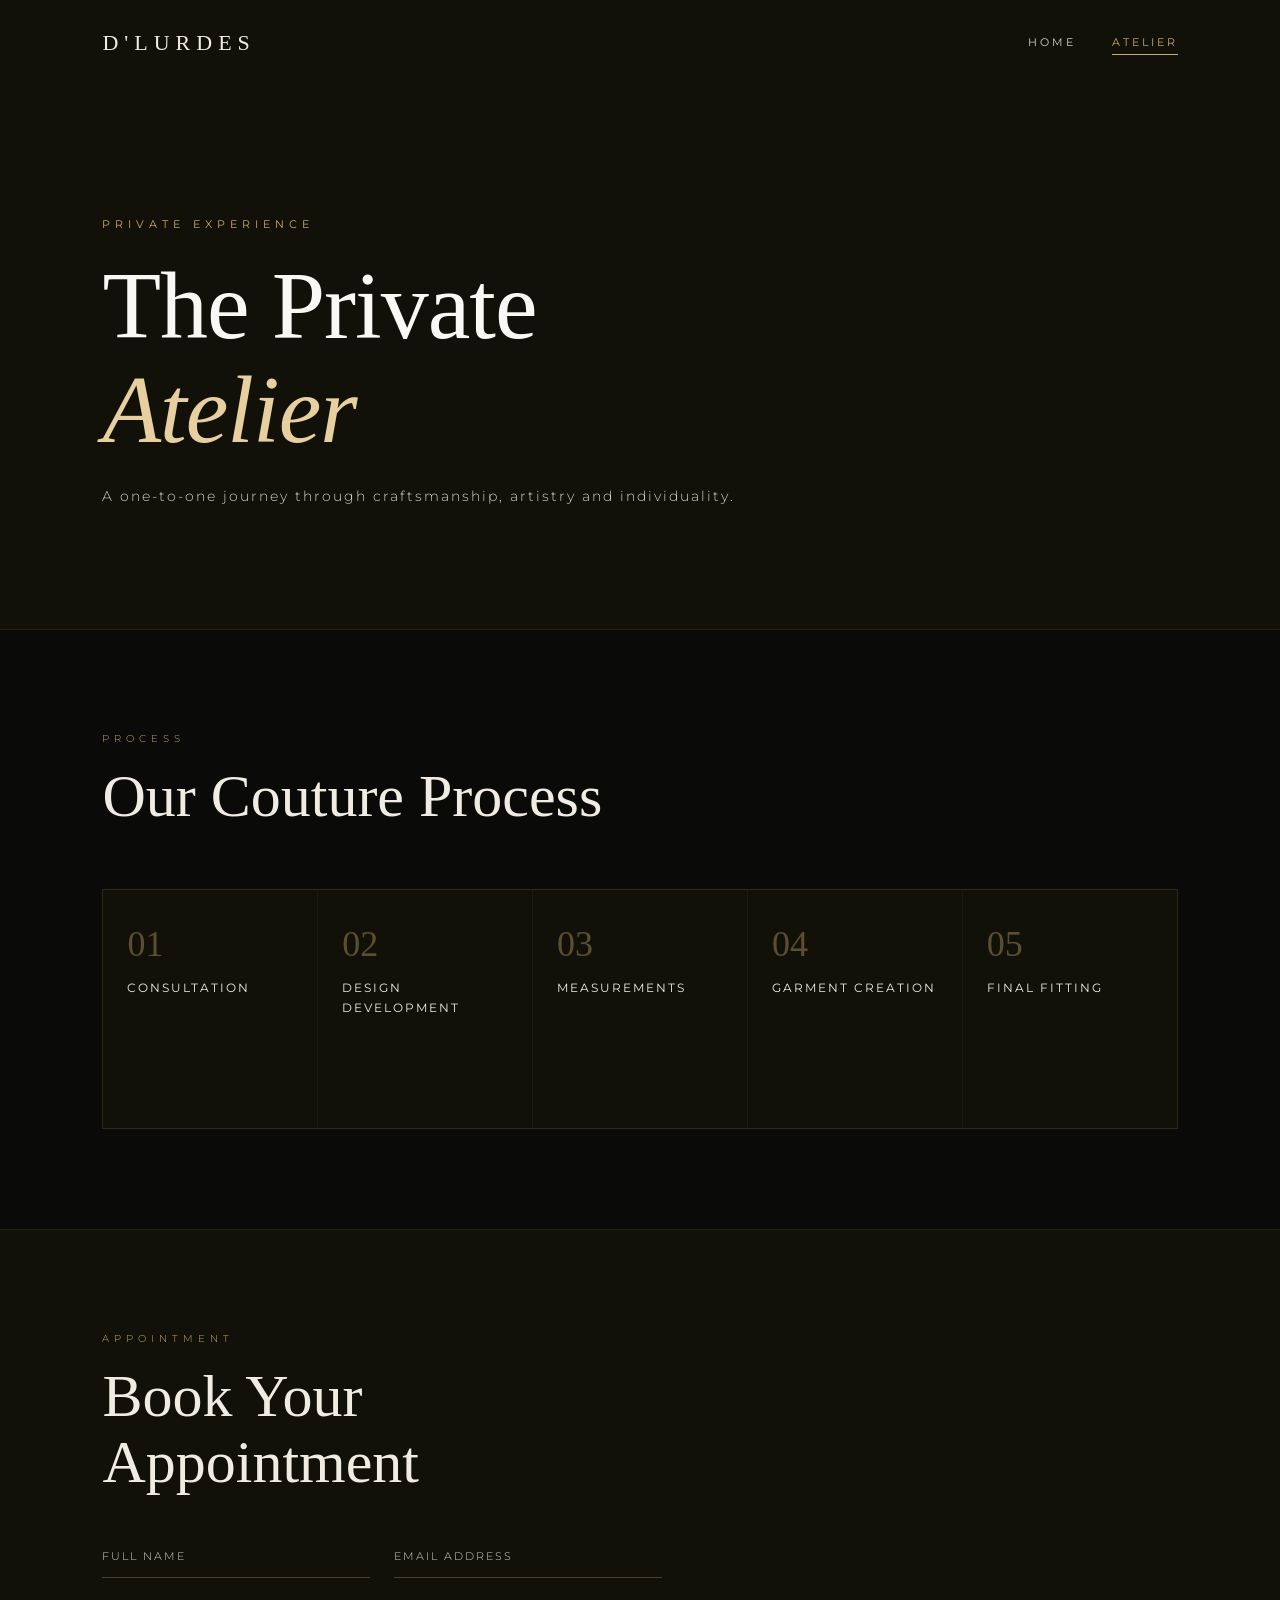
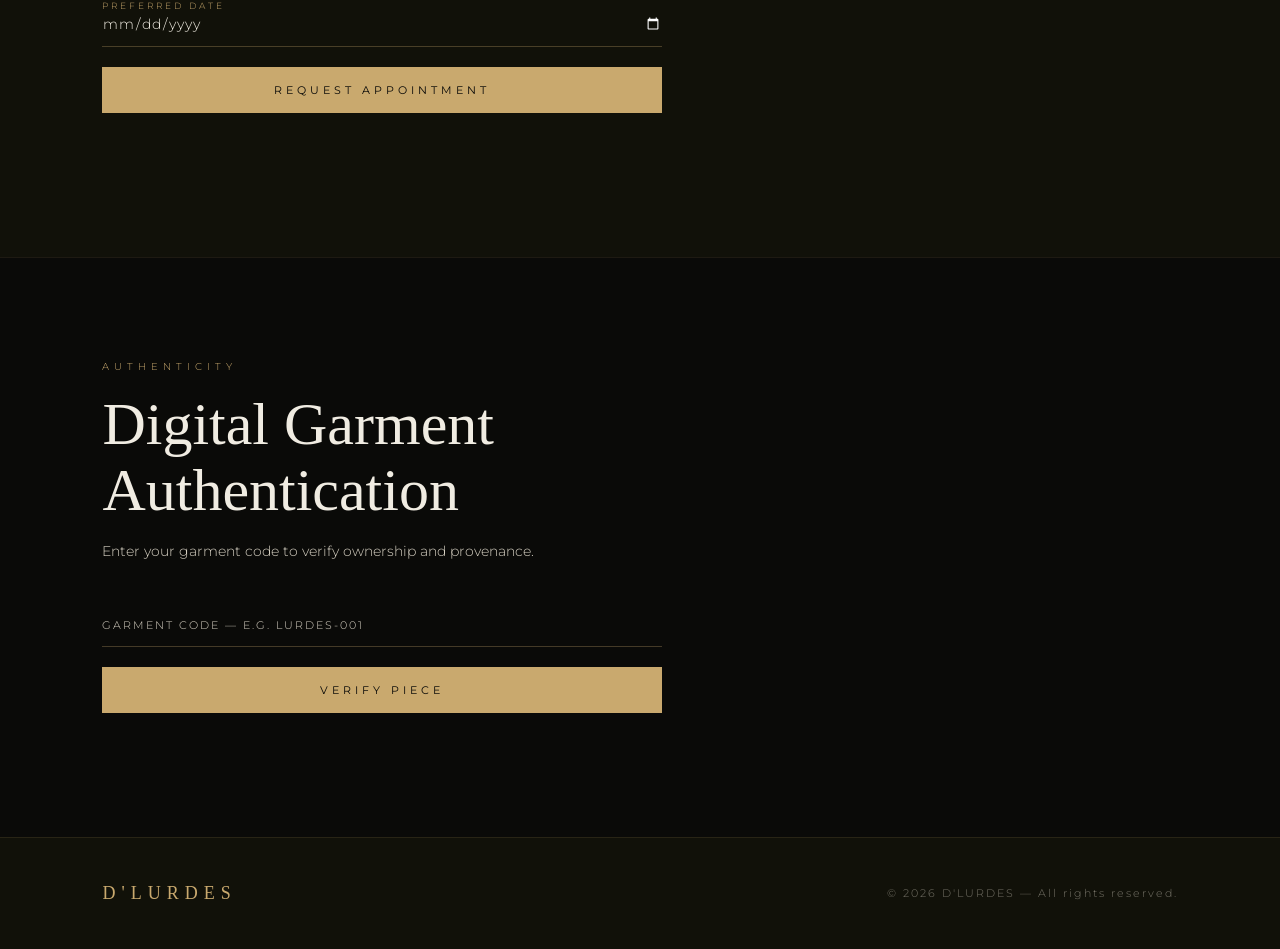
<file: atelier.html>
<!DOCTYPE html>
<html lang="en">
<head>
<meta charset="UTF-8">
<meta name="viewport" content="width=device-width, initial-scale=1.0">
<title>Private Atelier | D'LURDES</title>
<link rel="preconnect" href="https://fonts.googleapis.com">
<link rel="preconnect" href="https://fonts.gstatic.com" crossorigin>
<link href="https://fonts.googleapis.com/css2?family=Cormorant+Garant:ital,wght@0,300;0,400;0,600;1,300;1,400&family=Montserrat:wght@300;400;500&display=swap" rel="stylesheet">
<link rel="stylesheet" href="CSS/style.css">
</head>

<body>

<div class="cursor-glow" id="cursorGlow"></div>

<header id="header">
  <div class="logo">D'LURDES</div>
  <nav>
    <a href="index.html" class="nav-link">Home</a>
    <a href="atelier.html" class="nav-link active">Atelier</a>
  </nav>
  <div class="nav-toggle" id="navToggle">
    <span></span><span></span><span></span>
  </div>
</header>

<section class="atelier-hero">
  <div class="atelier-hero-inner reveal">
    <p class="hero-eyebrow">Private Experience</p>
    <h1>The Private<br><em>Atelier</em></h1>
    <p class="hero-sub">A one-to-one journey through craftsmanship, artistry and individuality.</p>
  </div>
</section>

<section class="process reveal-section">
  <div class="section-header">
    <div class="about-label">Process</div>
    <h2>Our Couture Process</h2>
  </div>
  <div class="steps">
    <div class="step" data-step="1">
      <div class="step-num">01</div>
      <div class="step-title">Consultation</div>
      <div class="step-desc">We listen to your vision, lifestyle and identity before a single sketch is drawn.</div>
    </div>
    <div class="step" data-step="2">
      <div class="step-num">02</div>
      <div class="step-title">Design Development</div>
      <div class="step-desc">Sketches, fabric selects and concept refinement crafted exclusively for you.</div>
    </div>
    <div class="step" data-step="3">
      <div class="step-num">03</div>
      <div class="step-title">Measurements</div>
      <div class="step-desc">Precise body mapping ensuring a silhouette that exists only for you.</div>
    </div>
    <div class="step" data-step="4">
      <div class="step-num">04</div>
      <div class="step-title">Garment Creation</div>
      <div class="step-desc">Master artisans bring the design to life with exceptional material and care.</div>
    </div>
    <div class="step" data-step="5">
      <div class="step-num">05</div>
      <div class="step-title">Final Fitting</div>
      <div class="step-desc">Your piece is delivered and refined until it is exactly right.</div>
    </div>
  </div>
</section>

<section class="booking reveal-section">
  <div class="booking-inner">
    <div class="about-label">Appointment</div>
    <h2>Book Your Appointment</h2>
    <form class="luxury-form" id="bookingForm" onsubmit="handleBooking(event)">
      <div class="form-row">
        <div class="input-wrap">
          <input type="text" id="bookName" placeholder=" " required>
          <label for="bookName">Full Name</label>
        </div>
        <div class="input-wrap">
          <input type="email" id="bookEmail" placeholder=" " required>
          <label for="bookEmail">Email Address</label>
        </div>
      </div>
      <div class="input-wrap">
        <input type="date" id="bookDate" required>
        <label for="bookDate" class="date-label">Preferred Date</label>
      </div>
      <button type="submit" class="btn">Request Appointment</button>
      <p class="form-msg" id="bookingMsg"></p>
    </form>
  </div>
</section>

<section class="authentication reveal-section">
  <div class="auth-inner">
    <div class="about-label">Authenticity</div>
    <h2>Digital Garment Authentication</h2>
    <p>Enter your garment code to verify ownership and provenance.</p>
    <div class="auth-form">
      <div class="input-wrap">
        <input type="text" id="code" placeholder=" ">
        <label for="code">Garment Code — e.g. LURDES-001</label>
      </div>
      <button class="btn" onclick="verifyCode()">Verify Piece</button>
    </div>
    <div id="result" class="auth-result"></div>
  </div>
</section>

<footer>
  <div class="footer-inner">
    <div class="footer-logo">D'LURDES</div>
    <p class="footer-copy">© 2026 D'LURDES — All rights reserved.</p>
  </div>
</footer>

<script src="JS/script.js"></script>
</body>
</html>
</file>
<file: CSS/style.css>
/* ─────────────────────────────────────────────
   D'LURDES — Design System
   Palette: deep charcoal · aged ivory · gold
───────────────────────────────────────────── */

:root {
  --black:   #0a0a08;
  --dark:    #111109;
  --mid:     #1e1e1a;
  --ivory:   #f0ece2;
  --ivory-2: #d8d2c4;
  --gold:    #c9a96e;
  --gold-2:  #e8cfa0;
  --white:   #faf8f4;

  --font-display: 'Cormorant Garant', Georgia, serif;
  --font-body:    'Montserrat', Arial, sans-serif;

  --transition: 0.4s cubic-bezier(0.25, 0.46, 0.45, 0.94);
}

*, *::before, *::after {
  margin: 0;
  padding: 0;
  box-sizing: border-box;
}

html {
  scroll-behavior: smooth;
}

body {
  background: var(--black);
  color: var(--ivory);
  font-family: var(--font-body);
  font-weight: 300;
  line-height: 1.7;
  overflow-x: hidden;
}

/* ── Cursor glow ─────────────────────────── */
.cursor-glow {
  position: fixed;
  width: 300px;
  height: 300px;
  border-radius: 50%;
  background: radial-gradient(circle, rgba(201,169,110,0.08) 0%, transparent 70%);
  pointer-events: none;
  transform: translate(-50%, -50%);
  z-index: 0;
  transition: opacity 0.3s ease;
  will-change: transform;
}

/* ── Header ──────────────────────────────── */
header {
  position: fixed;
  top: 0; left: 0; right: 0;
  z-index: 100;
  display: flex;
  justify-content: space-between;
  align-items: center;
  padding: 24px 8%;
  background: transparent;
  transition: background var(--transition), padding var(--transition), backdrop-filter var(--transition);
}

header.scrolled {
  background: rgba(10,10,8,0.92);
  backdrop-filter: blur(12px);
  padding: 16px 8%;
  border-bottom: 1px solid rgba(201,169,110,0.12);
}

.logo {
  font-family: var(--font-display);
  font-size: 22px;
  font-weight: 400;
  letter-spacing: 6px;
  color: var(--ivory);
  display: flex;
  align-items: center;
  gap: 12px;
  text-decoration: none;
}

.logo img {
  height: 48px;
  width: auto;
  filter: brightness(0.9);
}

nav {
  display: flex;
  gap: 36px;
  align-items: center;
}

.nav-link {
  font-family: var(--font-body);
  font-size: 11px;
  font-weight: 400;
  letter-spacing: 3px;
  text-transform: uppercase;
  text-decoration: none;
  color: var(--ivory-2);
  position: relative;
  transition: color var(--transition);
}

.nav-link::after {
  content: '';
  position: absolute;
  bottom: -3px; left: 0;
  width: 0; height: 1px;
  background: var(--gold);
  transition: width var(--transition);
}

.nav-link:hover,
.nav-link.active {
  color: var(--gold);
}

.nav-link:hover::after,
.nav-link.active::after {
  width: 100%;
}

/* Mobile nav toggle */
.nav-toggle {
  display: none;
  flex-direction: column;
  gap: 5px;
  cursor: pointer;
  padding: 4px;
}

.nav-toggle span {
  display: block;
  width: 24px;
  height: 1px;
  background: var(--ivory);
  transition: var(--transition);
}

/* ── Scroll reveal ───────────────────────── */
.reveal-section,
.reveal-card {
  opacity: 0;
  transform: translateY(32px);
  transition: opacity 0.8s ease, transform 0.8s ease;
}

.reveal-section.visible,
.reveal-card.visible {
  opacity: 1;
  transform: translateY(0);
}

.reveal {
  opacity: 0;
  transform: translateY(24px);
  animation: fadeUp 1.2s ease 0.3s forwards;
}

@keyframes fadeUp {
  to { opacity: 1; transform: translateY(0); }
}

/* ── Hero ────────────────────────────────── */
.hero {
  position: relative;
  height: 100vh;
  min-height: 600px;
  background: url('../images/hero.jpg') center/cover no-repeat;
  display: flex;
  justify-content: center;
  align-items: center;
  text-align: center;
  overflow: hidden;
}

.hero-overlay {
  position: absolute;
  inset: 0;
  background: linear-gradient(
    to bottom,
    rgba(10,10,8,0.2) 0%,
    rgba(10,10,8,0.55) 50%,
    rgba(10,10,8,0.8) 100%
  );
}

.hero-content {
  position: relative;
  z-index: 2;
  max-width: 780px;
  padding: 0 24px;
}

.hero-eyebrow {
  font-size: 11px;
  letter-spacing: 5px;
  text-transform: uppercase;
  color: var(--gold);
  margin-bottom: 20px;
  font-family: var(--font-body);
  font-weight: 400;
}

.hero-content h1 {
  font-family: var(--font-display);
  font-size: clamp(52px, 8vw, 96px);
  font-weight: 300;
  line-height: 1.08;
  color: var(--white);
  margin-bottom: 24px;
  letter-spacing: -1px;
}

.hero-content h1 em {
  font-style: italic;
  color: var(--gold-2);
}

.hero-sub {
  font-size: 14px;
  letter-spacing: 2px;
  color: var(--ivory-2);
  margin-bottom: 40px;
  font-weight: 300;
}

.hero-scroll-hint {
  position: absolute;
  bottom: 36px;
  left: 50%;
  transform: translateX(-50%);
  display: flex;
  flex-direction: column;
  align-items: center;
  gap: 8px;
  z-index: 2;
  opacity: 0.5;
}

.hero-scroll-hint span {
  font-size: 10px;
  letter-spacing: 3px;
  text-transform: uppercase;
}

.scroll-line {
  width: 1px;
  height: 40px;
  background: linear-gradient(to bottom, var(--ivory), transparent);
  animation: scrollPulse 2s ease infinite;
}

@keyframes scrollPulse {
  0%, 100% { opacity: 0.3; transform: scaleY(1); }
  50% { opacity: 1; transform: scaleY(0.7); }
}

/* ── Buttons ─────────────────────────────── */
.btn {
  display: inline-block;
  font-family: var(--font-body);
  font-size: 11px;
  font-weight: 400;
  letter-spacing: 4px;
  text-transform: uppercase;
  text-decoration: none;
  color: var(--black);
  background: var(--gold);
  padding: 16px 36px;
  border: none;
  cursor: pointer;
  position: relative;
  overflow: hidden;
  transition: color var(--transition);
}

.btn::before {
  content: '';
  position: absolute;
  inset: 0;
  background: var(--ivory);
  transform: translateX(-101%);
  transition: transform var(--transition);
}

.btn:hover::before {
  transform: translateX(0);
}

.btn span, .btn {
  position: relative;
  z-index: 1;
}

/* ── Section commons ─────────────────────── */
section {
  padding: 100px 8%;
  position: relative;
}

.about-label {
  font-size: 10px;
  letter-spacing: 5px;
  text-transform: uppercase;
  color: var(--gold);
  margin-bottom: 16px;
  font-family: var(--font-body);
}

.section-header {
  margin-bottom: 60px;
}

h2 {
  font-family: var(--font-display);
  font-size: clamp(36px, 5vw, 60px);
  font-weight: 300;
  line-height: 1.1;
  color: var(--ivory);
  margin-bottom: 0;
}

/* ── About ───────────────────────────────── */
.about {
  background: var(--dark);
  border-top: 1px solid rgba(201,169,110,0.1);
  border-bottom: 1px solid rgba(201,169,110,0.1);
}

.about-inner {
  max-width: 900px;
}

.about p {
  font-size: 18px;
  line-height: 1.9;
  color: var(--ivory-2);
  margin-top: 24px;
  font-family: var(--font-display);
  font-style: italic;
  font-weight: 300;
}

.about-stats {
  display: flex;
  gap: 60px;
  margin-top: 60px;
  padding-top: 40px;
  border-top: 1px solid rgba(201,169,110,0.15);
}

.stat {
  display: flex;
  flex-direction: column;
  gap: 6px;
}

.stat-num {
  font-family: var(--font-display);
  font-size: 40px;
  font-weight: 300;
  color: var(--gold);
  line-height: 1;
}

.stat-desc {
  font-size: 10px;
  letter-spacing: 3px;
  text-transform: uppercase;
  color: var(--ivory-2);
}

/* ── Collection cards ────────────────────── */
.collection {
  background: var(--black);
}

.cards {
  display: grid;
  grid-template-columns: repeat(3, 1fr);
  gap: 24px;
}

.card {
  background: var(--mid);
  transition: transform var(--transition);
}

.card:hover {
  transform: translateY(-6px);
}

.card-img-wrap {
  position: relative;
  overflow: hidden;
}

.card-img-wrap img {
  width: 100%;
  height: 420px;
  object-fit: cover;
  display: block;
  transition: transform 0.7s ease;
}

.card:hover .card-img-wrap img {
  transform: scale(1.04);
}

.card-overlay {
  position: absolute;
  inset: 0;
  background: rgba(10,10,8,0.6);
  display: flex;
  align-items: center;
  justify-content: center;
  opacity: 0;
  transition: opacity var(--transition);
}

.card:hover .card-overlay {
  opacity: 1;
}

.card-cta {
  font-size: 11px;
  letter-spacing: 4px;
  text-transform: uppercase;
  color: var(--gold);
  text-decoration: none;
  border: 1px solid var(--gold);
  padding: 12px 28px;
  transition: background var(--transition), color var(--transition);
}

.card-cta:hover {
  background: var(--gold);
  color: var(--black);
}

.card-body {
  padding: 20px 24px 28px;
}

.card-tag {
  display: block;
  font-size: 10px;
  letter-spacing: 4px;
  text-transform: uppercase;
  color: var(--gold);
  margin-bottom: 8px;
}

.card-body p {
  font-size: 13px;
  color: var(--ivory-2);
  font-weight: 300;
}

/* ── Account / Newsletter ────────────────── */
.account {
  background: var(--dark);
  border-top: 1px solid rgba(201,169,110,0.1);
}

.account-inner,
.newsletter-inner,
.booking-inner,
.auth-inner {
  max-width: 560px;
}

.account p,
.newsletter p,
.authentication p {
  font-size: 14px;
  color: var(--ivory-2);
  margin-top: 16px;
  margin-bottom: 36px;
  line-height: 1.8;
}

.newsletter {
  background: var(--mid);
  border-top: 1px solid rgba(201,169,110,0.1);
}

/* ── Forms ───────────────────────────────── */
.luxury-form {
  display: flex;
  flex-direction: column;
  gap: 20px;
  margin-top: 36px;
}

.input-wrap {
  position: relative;
}

.input-wrap input {
  width: 100%;
  background: transparent;
  border: none;
  border-bottom: 1px solid rgba(201,169,110,0.3);
  padding: 16px 0 12px;
  color: var(--ivory);
  font-family: var(--font-body);
  font-size: 14px;
  font-weight: 300;
  outline: none;
  transition: border-color var(--transition);
  letter-spacing: 1px;
}

.input-wrap input:focus {
  border-bottom-color: var(--gold);
}

.input-wrap label {
  position: absolute;
  top: 16px; left: 0;
  font-size: 11px;
  letter-spacing: 2px;
  text-transform: uppercase;
  color: var(--ivory-2);
  pointer-events: none;
  transition: top var(--transition), font-size var(--transition), color var(--transition);
}

.input-wrap input:focus ~ label,
.input-wrap input:not(:placeholder-shown) ~ label {
  top: -4px;
  font-size: 9px;
  color: var(--gold);
  letter-spacing: 3px;
}

.date-label {
  top: 0 !important;
  font-size: 9px !important;
  color: var(--gold) !important;
  letter-spacing: 3px !important;
}

input[type="date"] {
  color-scheme: dark;
}

.form-row {
  display: grid;
  grid-template-columns: 1fr 1fr;
  gap: 24px;
}

.form-msg {
  font-size: 12px;
  letter-spacing: 1px;
  margin-top: 4px;
  min-height: 20px;
  transition: color 0.3s;
}

.form-msg.success { color: var(--gold); }
.form-msg.error   { color: #c97a6e; }

/* ── Atelier hero ────────────────────────── */
.atelier-hero {
  min-height: 70vh;
  background: var(--dark);
  display: flex;
  align-items: flex-end;
  padding: 120px 8% 80px;
  border-bottom: 1px solid rgba(201,169,110,0.1);
}

.atelier-hero-inner h1 {
  font-family: var(--font-display);
  font-size: clamp(52px, 8vw, 96px);
  font-weight: 300;
  line-height: 1.08;
  color: var(--white);
  margin-bottom: 24px;
  letter-spacing: -1px;
}

.atelier-hero-inner h1 em {
  font-style: italic;
  color: var(--gold-2);
}

/* ── Process steps ───────────────────────── */
.process {
  background: var(--black);
}

.steps {
  display: grid;
  grid-template-columns: repeat(5, 1fr);
  gap: 1px;
  background: rgba(201,169,110,0.1);
  border: 1px solid rgba(201,169,110,0.1);
}

.step {
  background: var(--dark);
  padding: 36px 24px;
  transition: background var(--transition);
  cursor: default;
}

.step:hover {
  background: var(--mid);
}

.step-num {
  font-family: var(--font-display);
  font-size: 36px;
  font-weight: 300;
  color: var(--gold);
  opacity: 0.4;
  line-height: 1;
  margin-bottom: 16px;
  transition: opacity var(--transition);
}

.step:hover .step-num {
  opacity: 1;
}

.step-title {
  font-size: 12px;
  letter-spacing: 2px;
  text-transform: uppercase;
  color: var(--ivory);
  margin-bottom: 12px;
  font-weight: 400;
}

.step-desc {
  font-size: 12px;
  color: var(--ivory-2);
  line-height: 1.7;
  opacity: 0;
  transform: translateY(6px);
  transition: opacity var(--transition), transform var(--transition);
}

.step:hover .step-desc {
  opacity: 1;
  transform: translateY(0);
}

/* ── Booking ─────────────────────────────── */
.booking {
  background: var(--dark);
  border-top: 1px solid rgba(201,169,110,0.1);
}

/* ── Authentication ──────────────────────── */
.authentication {
  background: var(--black);
  border-top: 1px solid rgba(201,169,110,0.1);
}

.authentication p {
  margin-top: 16px;
  margin-bottom: 0;
}

.auth-form {
  margin-top: 36px;
  display: flex;
  flex-direction: column;
  gap: 20px;
  max-width: 560px;
}

.auth-result {
  margin-top: 24px;
  font-size: 13px;
  letter-spacing: 1px;
  padding: 0;
  max-width: 560px;
  transition: all var(--transition);
}

.auth-result.success {
  color: var(--gold);
  border-left: 2px solid var(--gold);
  padding-left: 16px;
}

.auth-result.error {
  color: #c97a6e;
  border-left: 2px solid #c97a6e;
  padding-left: 16px;
}

/* ── Footer ──────────────────────────────── */
footer {
  background: var(--dark);
  border-top: 1px solid rgba(201,169,110,0.12);
  padding: 40px 8%;
}

.footer-inner {
  display: flex;
  justify-content: space-between;
  align-items: center;
}

.footer-logo {
  font-family: var(--font-display);
  font-size: 18px;
  letter-spacing: 6px;
  color: var(--gold);
  font-weight: 300;
}

.footer-copy {
  font-size: 11px;
  letter-spacing: 2px;
  color: var(--ivory-2);
  opacity: 0.5;
}

/* ── Responsive ──────────────────────────── */
@media (max-width: 900px) {
  .cards {
    grid-template-columns: 1fr;
    max-width: 480px;
  }

  .steps {
    grid-template-columns: 1fr 1fr;
  }

  .steps .step:last-child {
    grid-column: 1 / -1;
  }

  .step-desc { opacity: 1; transform: none; }

  .about-stats {
    gap: 36px;
    flex-wrap: wrap;
  }

  .form-row {
    grid-template-columns: 1fr;
  }

  .footer-inner {
    flex-direction: column;
    gap: 12px;
    text-align: center;
  }
}

@media (max-width: 640px) {
  header { padding: 18px 6%; }
  section { padding: 70px 6%; }

  nav { display: none; }
  nav.open { display: flex; flex-direction: column; position: fixed; inset: 0; background: var(--black); justify-content: center; align-items: center; gap: 32px; z-index: 99; }
  .nav-link { font-size: 18px; letter-spacing: 4px; }

  .nav-toggle { display: flex; z-index: 101; }

  .hero-content h1 { font-size: 44px; }

  .steps {
    grid-template-columns: 1fr;
  }
  .steps .step:last-child { grid-column: auto; }
}

@media (prefers-reduced-motion: reduce) {
  *, *::before, *::after {
    animation-duration: 0.01ms !important;
    transition-duration: 0.01ms !important;
  }
}
</file>
